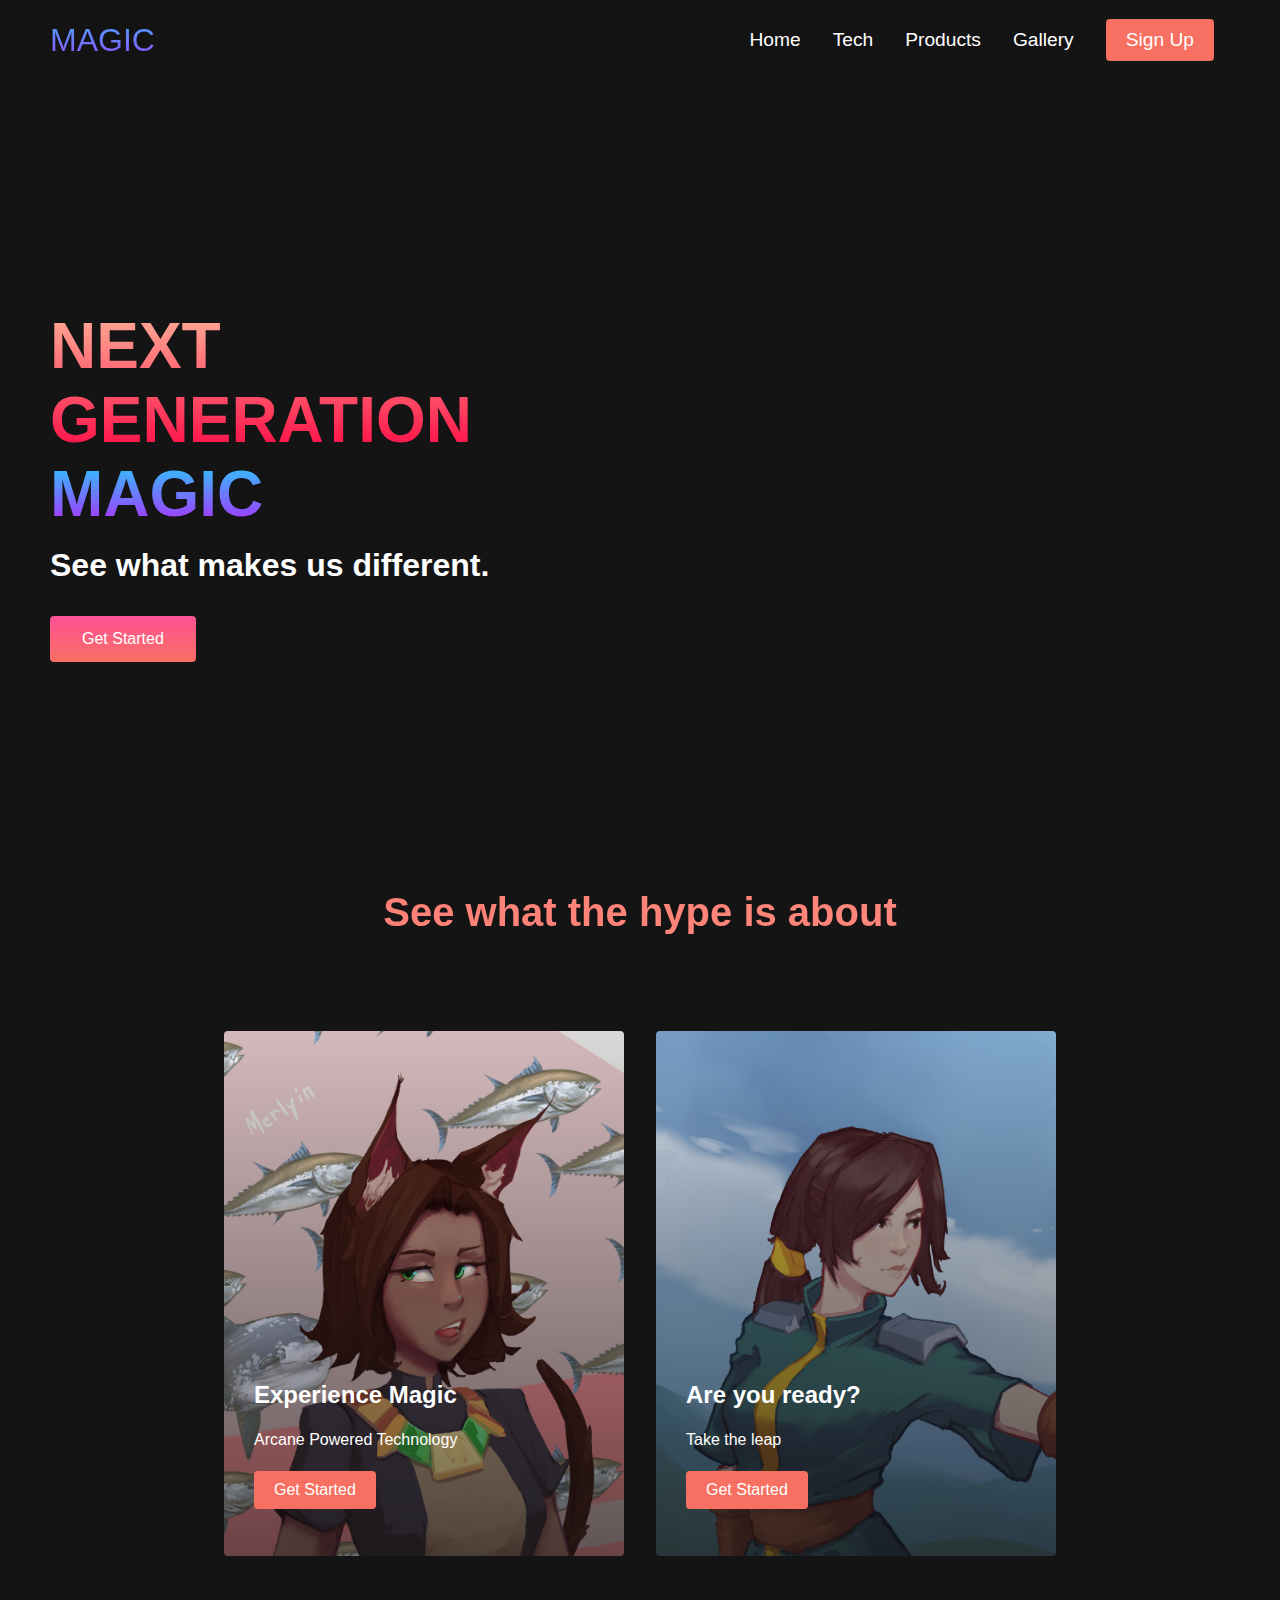
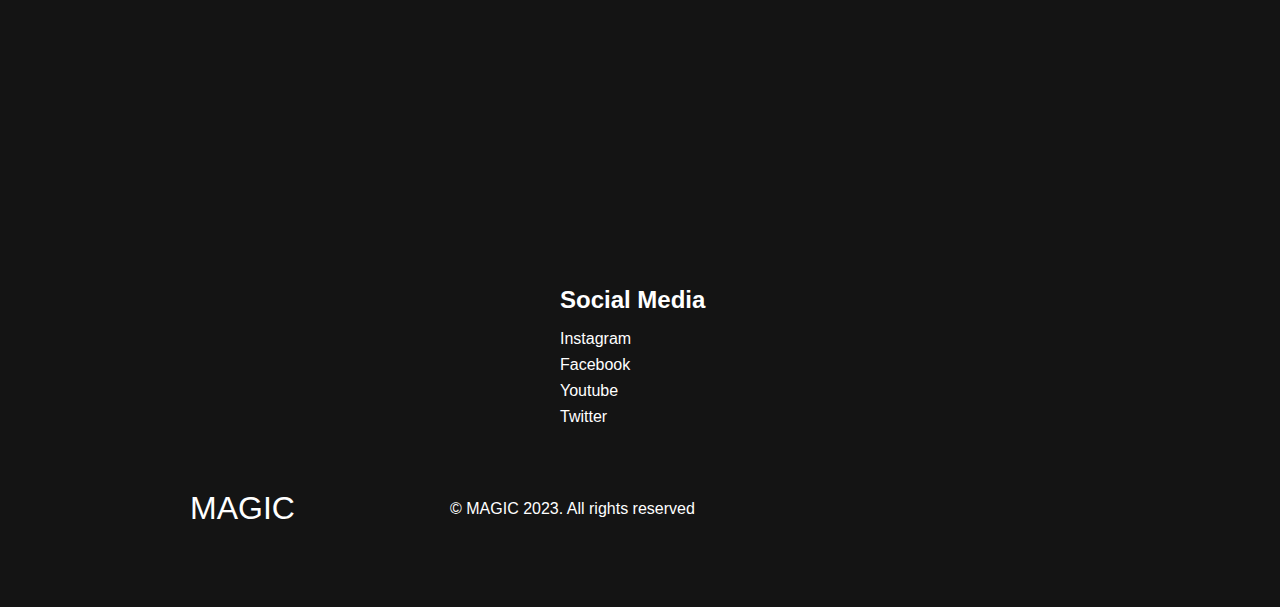
<file: index.html>
<!DOCTYPE html>
<html lang="en">
  <head>
    <meta charset="UTF-8" />
    <meta http-equiv="X-UA-Compatible" content="IE=edge" />
    <meta name="viewport" content="width=device-width, initial-scale=1.0" />
    <title>Mer Website</title>
    <link rel="stylesheet" href="styles.css" />
    <link rel="stylesheet" href="spinnaroony.css" />
    <link rel="preconnect" href="https://fonts.googleapis.com" />
    <link rel="preconnect" href="https://fonts.gstatic.com" crossorigin />
    <link
      href="https://fonts.googleapis.com/css2?family=Kumbh+Sans:wght@400;700&display=swap"
      rel="stylesheet"
    />
  </head>
  <body>
    <nav class="navbar">
      <!-- Navbar Section -->
      <div class="navbar__container">
        <a href="/" id="navbar__logo">MAGIC</a>
        <div class="navbar__toggle" id="mobile-menu">
          <span class="bar"></span>
          <span class="bar"></span>
          <span class="bar"></span>
        </div>
        <ul class="navbar__menu">
          <li class="navbar__item">
            <a href="/index.html" class="navbar__links"> Home </a>
          </li>
          <li class="navbar__item">
            <a href="/tech.html" class="navbar__links"> Tech</a>
          </li>
          <li class="navbar__item">
            <a href="/products.html" class="navbar__links"> Products </a>
          </li>
          <li class="navbar__item">
            <a href="/gallery.html" class="navbar__links"> Gallery </a>
          </li>
          <li class="navbar__btn">
            <a href="/" class="button"> Sign Up </a>
          </li>
        </ul>
      </div>
    </nav>

    <!-- Hero Section -->
    <div class="main">
      <div class="main__container">
        <div class="main__content">
          <h1>NEXT GENERATION</h1>
          <h2>MAGIC</h2>
          <p>See what makes us different.</p>
          <button class="main__btn"><a href="/">Get Started</a></button>
        </div>
        <!-- <div class="main__img--container">
          <img src="images/message.svg" alt="message" id="main__img" />
        </div> -->
      </div>

      <!-- <div class="rotate">
        <h2>ROTATE ME, MASTAH</h2>
      </div> -->
    </div>

    <!-- Services Section -->
    <div class="services">
      <h1>See what the hype is about</h1>
      <div class="services__container">
        <div class="services__card">
          <h2>Experience Magic</h2>
          <p>Arcane Powered Technology</p>
          <button>Get Started</button>
        </div>
        <div class="services__card">
          <h2>Are you ready?</h2>
          <p>Take the leap</p>
          <button>Get Started</button>
        </div>
      </div>
    </div>

    <!-- Footer Section -->
    <div class="footer__container">
      <div class="footer__links">
        <!-- <div class="footer__link--wrapper">
          <div class="footer__link--items">
            <h2>About Us</h2>
            <a href="/">How it works</a>
            <a href="/">Testimonials</a>
            <a href="/">Careers</a>
            <a href="/">Investments</a>
            <a href="/">Terms of Service</a>
          </div>
          <div class="footer__link--items">
            <h2>Contact Us</h2>
            <a href="/">Contact</a>
            <a href="/">Support</a>
            <a href="/">Destinations</a>
            <a href="/">Sponsorships</a>
          </div>
        </div> -->
        <div class="footer__link--wrapper">
          <!-- <div class="footer__link--items">
              <h2>Videos</h2>
              <a href="/">Submit Video</a>
              <a href="/">Ambassadors</a>
              <a href="/">Agency</a>
              <a href="/">Influencers</a>
            </div> -->
          <div class="footer__link--items">
            <h2>Social Media</h2>
            <a href="/">Instagram</a>
            <a href="/">Facebook</a>
            <a href="/">Youtube</a>
            <a href="/">Twitter</a>
          </div>
        </div>
      </div>
      <div class="social__media">
        <div class="social__media--wrap">
          <div class="footer__logo">
            <a href="/" id="footer__logo">MAGIC</a>
          </div>
          <p class="website__rights">© MAGIC 2023. All rights reserved</p>
          <div class="social__icons">
            <a href="/" class="social__icon--link" target="_blank"></a>
          </div>
        </div>
      </div>
    </div>

    <script src="app.js"></script>
  </body>
</html>
</file>
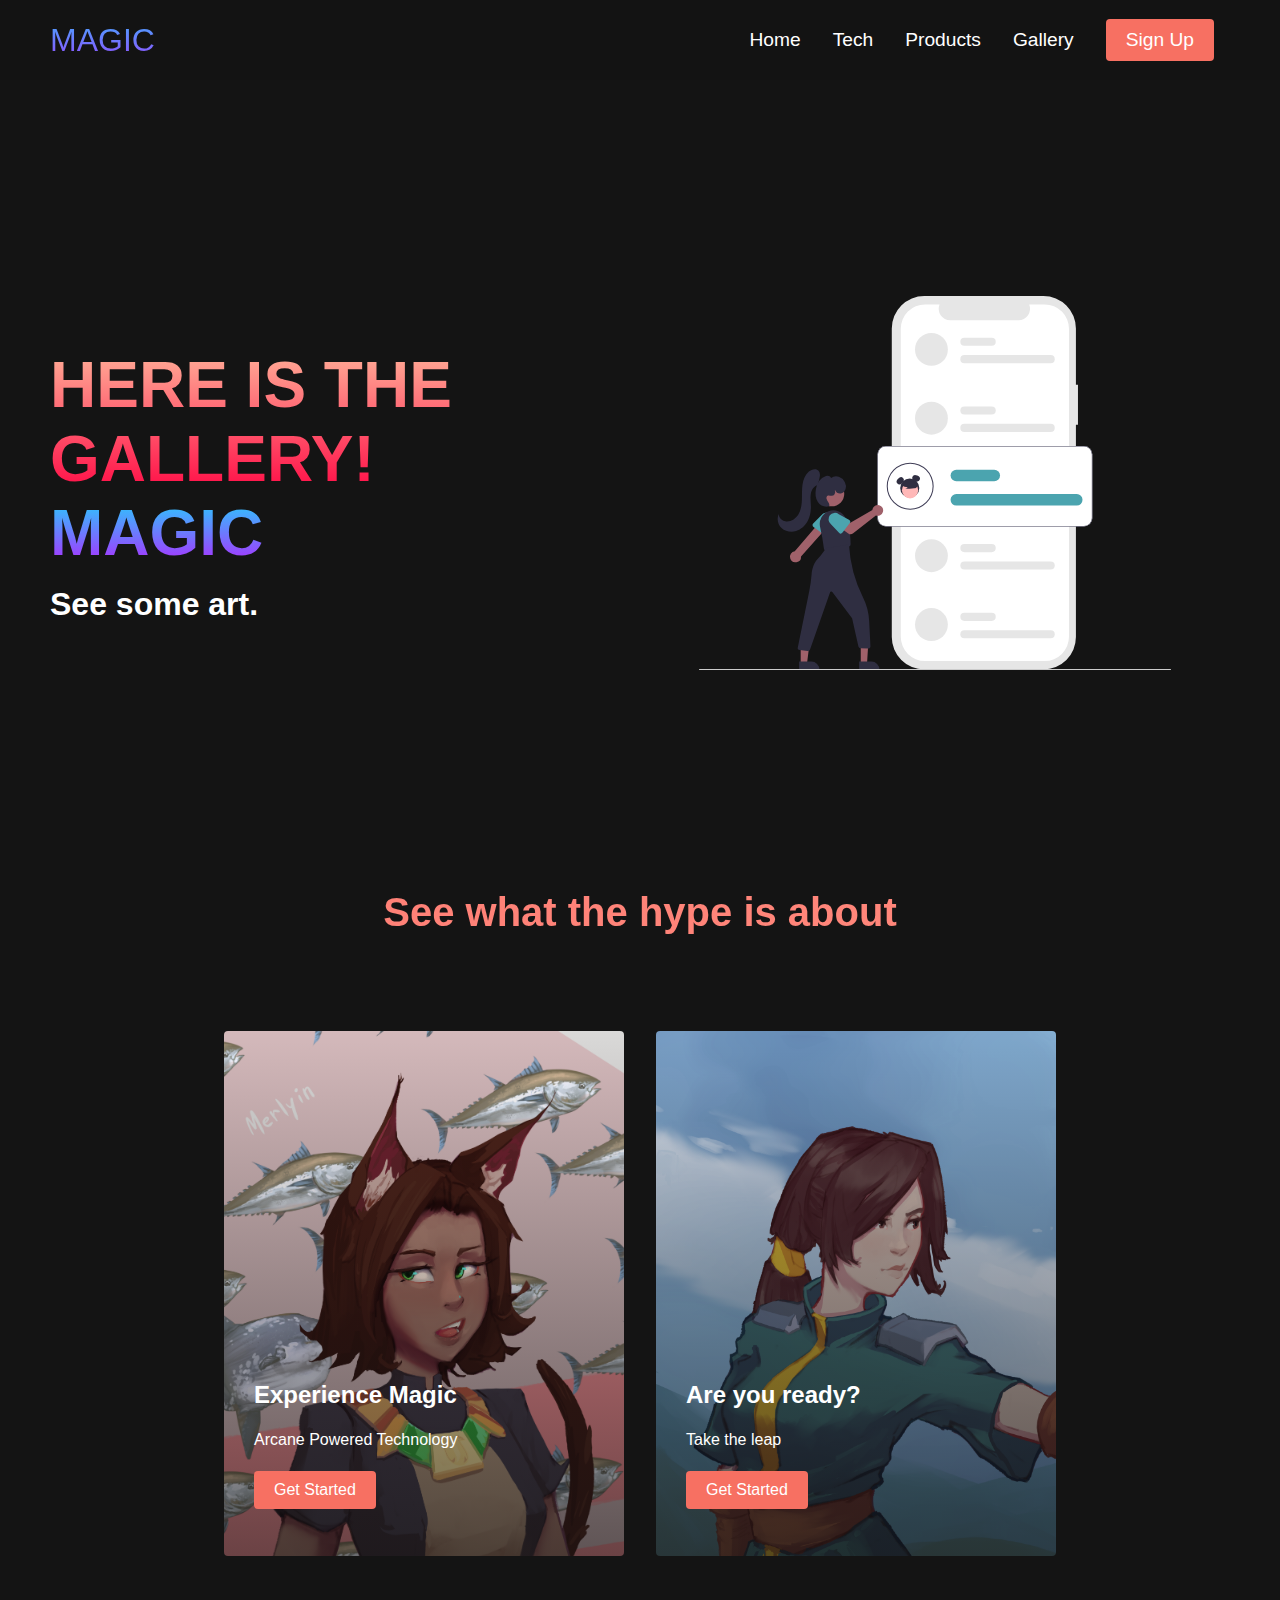
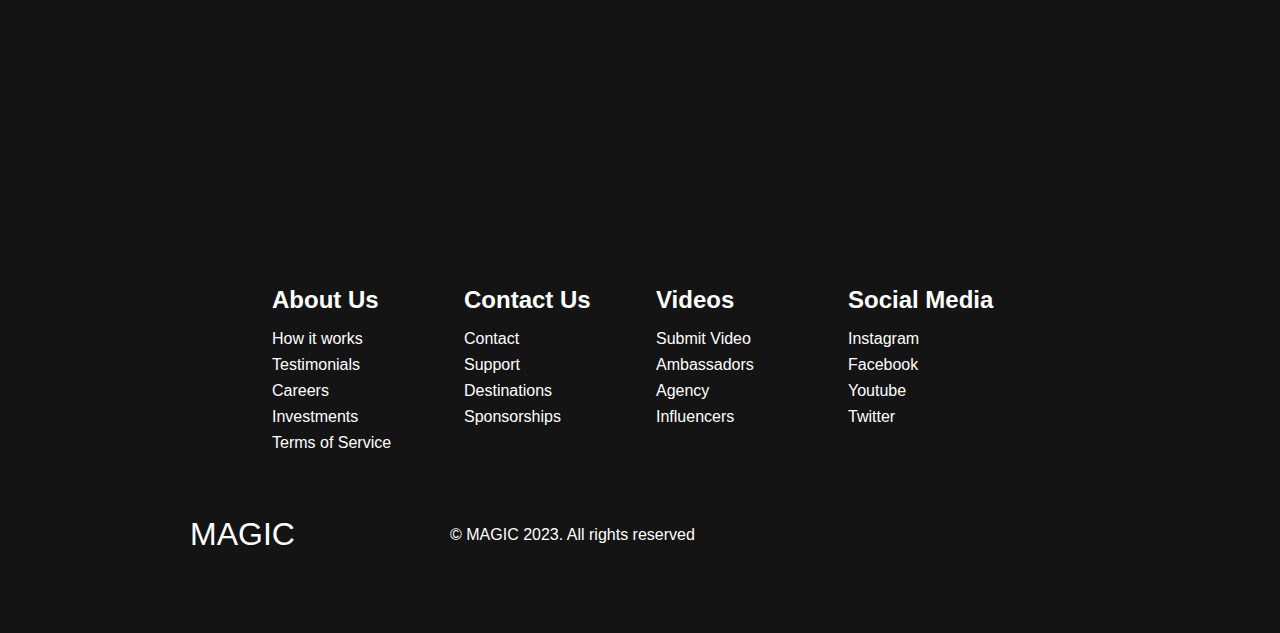
<file: gallery.html>
<!DOCTYPE html>
<html lang="en">
  <head>
    <meta charset="UTF-8" />
    <meta http-equiv="X-UA-Compatible" content="IE=edge" />
    <meta name="viewport" content="width=device-width, initial-scale=1.0" />
    <title>Mer Website</title>
    <link rel="stylesheet" href="styles.css" />
    <link rel="preconnect" href="https://fonts.googleapis.com" />
    <link rel="preconnect" href="https://fonts.gstatic.com" crossorigin />
    <link
      href="https://fonts.googleapis.com/css2?family=Kumbh+Sans:wght@400;700&display=swap"
      rel="stylesheet"
    />
  </head>
  <body>
    <nav class="navbar">
      <!-- Navbar Section -->
      <div class="navbar__container">
        <a href="/" id="navbar__logo">MAGIC</a>
        <div class="navbar__toggle" id="mobile-menu">
          <span class="bar"></span>
          <span class="bar"></span>
          <span class="bar"></span>
        </div>
        <ul class="navbar__menu">
          <li class="navbar__item">
            <a href="/index.html" class="navbar__links"> Home </a>
          </li>
          <li class="navbar__item">
            <a href="/tech.html" class="navbar__links"> Tech</a>
          </li>
          <li class="navbar__item">
            <a href="/products.html" class="navbar__links"> Products </a>
          </li>
          <li class="navbar__item">
            <a href="/gallery.html" class="navbar__links"> Gallery </a>
          </li>
          <li class="navbar__btn">
            <a href="/" class="button"> Sign Up </a>
          </li>
        </ul>
      </div>
    </nav>

    <!-- Hero Section -->
    <div class="main">
      <div class="main__container">
        <div class="main__content">
          <h1>HERE IS THE GALLERY!</h1>
          <h2>MAGIC</h2>
          <p>See some art.</p>
        </div>
        <div class="main__img--container">
          <img src="images/message.svg" alt="message" id="main__img" />
        </div>
      </div>
    </div>

    <!-- Services Section -->
    <div class="services">
      <h1>See what the hype is about</h1>
      <div class="services__container">
        <div class="services__card">
          <h2>Experience Magic</h2>
          <p>Arcane Powered Technology</p>
          <button>Get Started</button>
        </div>
        <div class="services__card">
          <h2>Are you ready?</h2>
          <p>Take the leap</p>
          <button>Get Started</button>
        </div>
      </div>
    </div>

    <!-- Footer Section -->
    <div class="footer__container">
      <div class="footer__links">
        <div class="footer__link--wrapper">
          <div class="footer__link--items">
            <h2>About Us</h2>
            <a href="/">How it works</a>
            <a href="/">Testimonials</a>
            <a href="/">Careers</a>
            <a href="/">Investments</a>
            <a href="/">Terms of Service</a>
          </div>
          <div class="footer__link--items">
            <h2>Contact Us</h2>
            <a href="/">Contact</a>
            <a href="/">Support</a>
            <a href="/">Destinations</a>
            <a href="/">Sponsorships</a>
          </div>
        </div>
        <div class="footer__link--wrapper">
          <div class="footer__link--items">
            <h2>Videos</h2>
            <a href="/">Submit Video</a>
            <a href="/">Ambassadors</a>
            <a href="/">Agency</a>
            <a href="/">Influencers</a>
          </div>
          <div class="footer__link--items">
            <h2>Social Media</h2>
            <a href="/">Instagram</a>
            <a href="/">Facebook</a>
            <a href="/">Youtube</a>
            <a href="/">Twitter</a>
          </div>
        </div>
      </div>
      <div class="social__media">
        <div class="social__media--wrap">
          <div class="footer__logo">
            <a href="/" id="footer__logo">MAGIC</a>
          </div>
          <p class="website__rights">© MAGIC 2023. All rights reserved</p>
          <div class="social__icons">
            <a href="/" class="social__icon--link" target="_blank"></a>
          </div>
        </div>
      </div>
    </div>

    <script src="app.js"></script>
  </body>
</html>
</file>
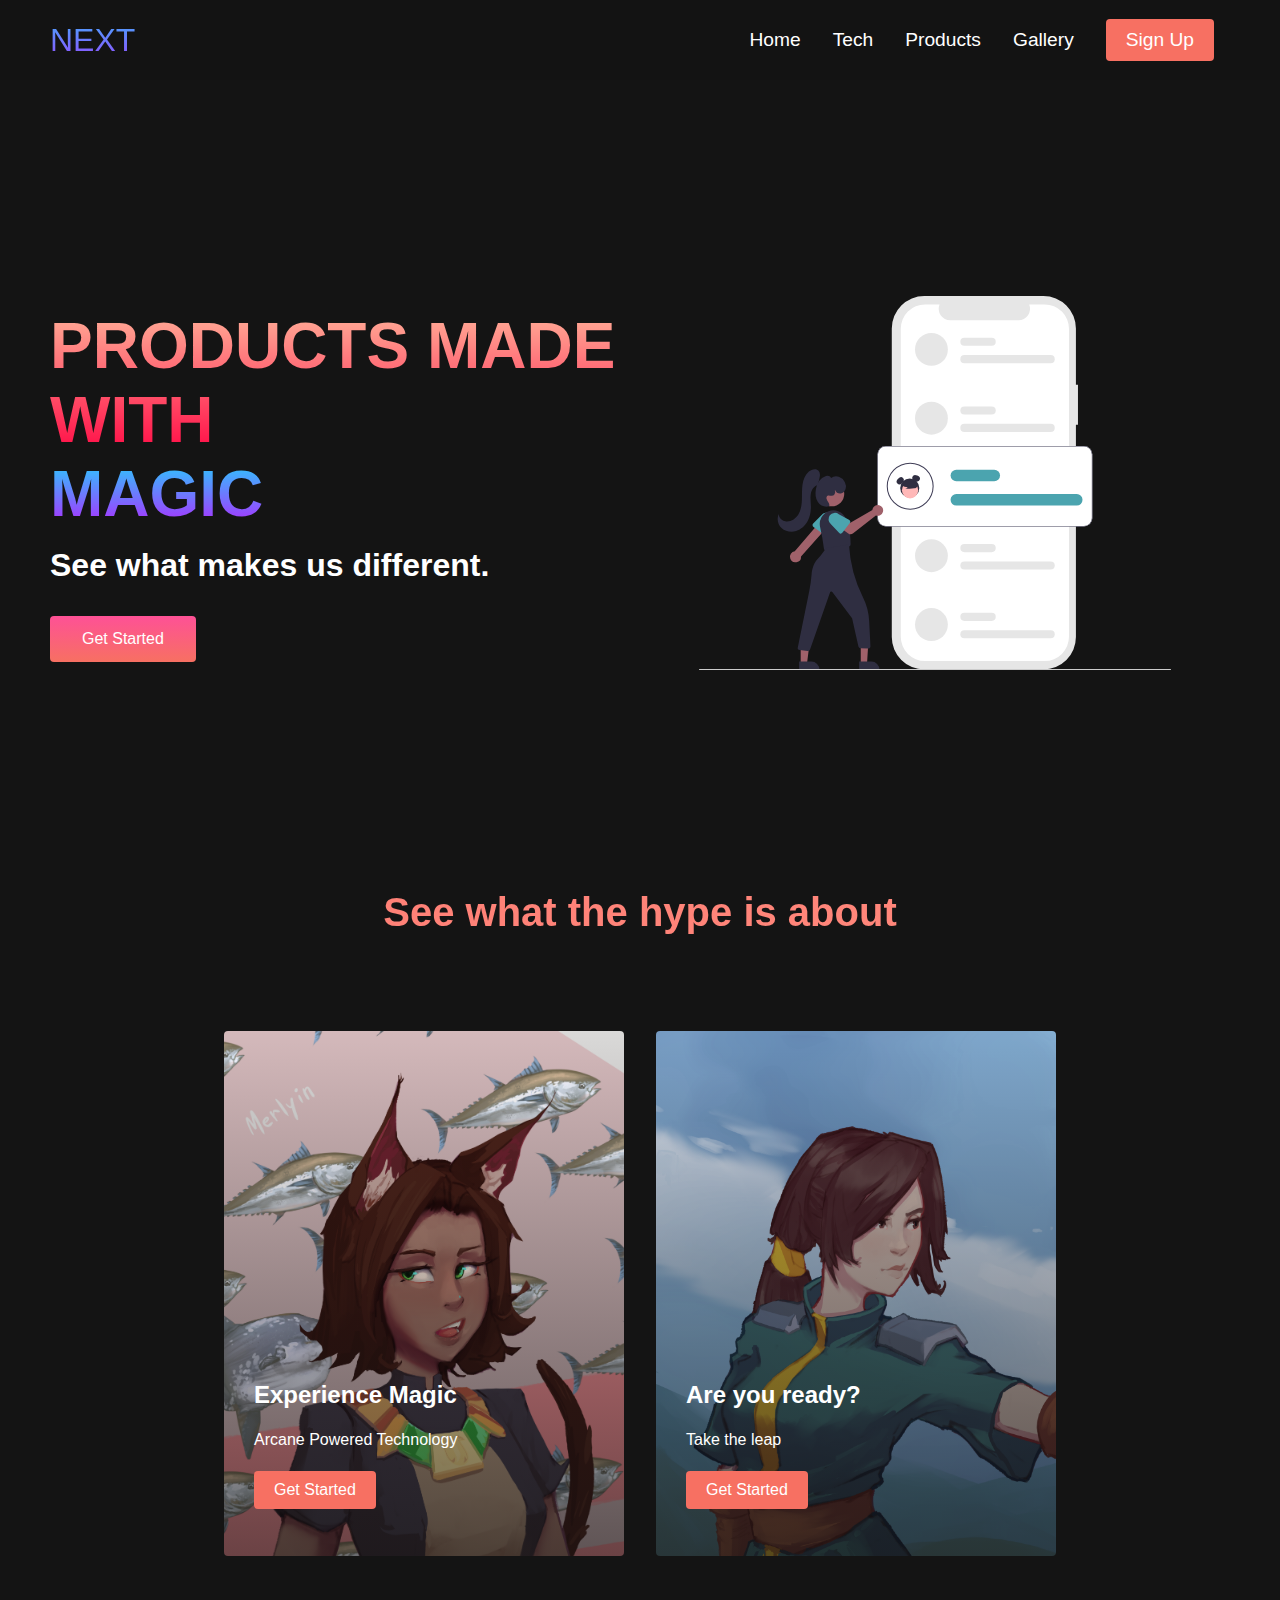
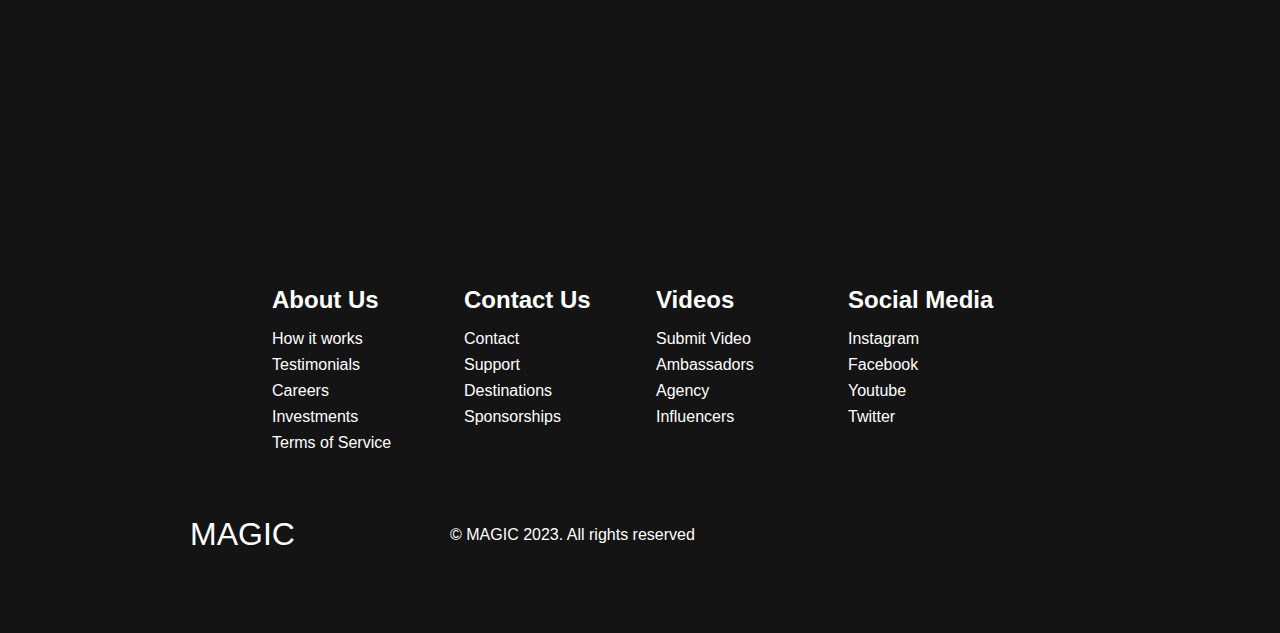
<file: products.html>
<!DOCTYPE html>
<html lang="en">
  <head>
    <meta charset="UTF-8" />
    <meta http-equiv="X-UA-Compatible" content="IE=edge" />
    <meta name="viewport" content="width=device-width, initial-scale=1.0" />
    <title>Mer Website</title>
    <link rel="stylesheet" href="styles.css" />
    <link rel="preconnect" href="https://fonts.googleapis.com" />
    <link rel="preconnect" href="https://fonts.gstatic.com" crossorigin />
    <link
      href="https://fonts.googleapis.com/css2?family=Kumbh+Sans:wght@400;700&display=swap"
      rel="stylesheet"
    />
  </head>
  <body>
    <nav class="navbar">
      <!-- Navbar Section -->
      <div class="navbar__container">
        <a href="/" id="navbar__logo">NEXT</a>
        <div class="navbar__toggle" id="mobile-menu">
          <span class="bar"></span>
          <span class="bar"></span>
          <span class="bar"></span>
        </div>
        <ul class="navbar__menu">
          <li class="navbar__item">
            <a href="/index.html" class="navbar__links"> Home </a>
          </li>
          <li class="navbar__item">
            <a href="/tech.html" class="navbar__links"> Tech</a>
          </li>
          <li class="navbar__item">
            <a href="/products.html" class="navbar__links"> Products </a>
          </li>
          <li class="navbar__item">
            <a href="/gallery.html" class="navbar__links"> Gallery </a>
          </li>
          <li class="navbar__btn">
            <a href="/" class="button"> Sign Up </a>
          </li>
        </ul>
      </div>
    </nav>

    <!-- Hero Section -->
    <div class="main">
      <div class="main__container">
        <div class="main__content">
          <h1>PRODUCTS MADE WITH</h1>
          <h2>MAGIC</h2>
          <p>See what makes us different.</p>
          <button class="main__btn"><a href="/">Get Started</a></button>
        </div>
        <div class="main__img--container">
          <img src="images/message.svg" alt="message" id="main__img" />
        </div>
      </div>
    </div>

    <!-- Services Section -->
    <div class="services">
      <h1>See what the hype is about</h1>
      <div class="services__container">
        <div class="services__card">
          <h2>Experience Magic</h2>
          <p>Arcane Powered Technology</p>
          <button>Get Started</button>
        </div>
        <div class="services__card">
          <h2>Are you ready?</h2>
          <p>Take the leap</p>
          <button>Get Started</button>
        </div>
      </div>
    </div>

    <!-- Footer Section -->
    <div class="footer__container">
      <div class="footer__links">
        <div class="footer__link--wrapper">
          <div class="footer__link--items">
            <h2>About Us</h2>
            <a href="/">How it works</a>
            <a href="/">Testimonials</a>
            <a href="/">Careers</a>
            <a href="/">Investments</a>
            <a href="/">Terms of Service</a>
          </div>
          <div class="footer__link--items">
            <h2>Contact Us</h2>
            <a href="/">Contact</a>
            <a href="/">Support</a>
            <a href="/">Destinations</a>
            <a href="/">Sponsorships</a>
          </div>
        </div>
        <div class="footer__link--wrapper">
          <div class="footer__link--items">
            <h2>Videos</h2>
            <a href="/">Submit Video</a>
            <a href="/">Ambassadors</a>
            <a href="/">Agency</a>
            <a href="/">Influencers</a>
          </div>
          <div class="footer__link--items">
            <h2>Social Media</h2>
            <a href="/">Instagram</a>
            <a href="/">Facebook</a>
            <a href="/">Youtube</a>
            <a href="/">Twitter</a>
          </div>
        </div>
      </div>
      <div class="social__media">
        <div class="social__media--wrap">
          <div class="footer__logo">
            <a href="/" id="footer__logo">MAGIC</a>
          </div>
          <p class="website__rights">© MAGIC 2023. All rights reserved</p>
          <div class="social__icons">
            <a href="/" class="social__icon--link" target="_blank"></a>
          </div>
        </div>
      </div>
    </div>

    <script src="app.js"></script>
  </body>
</html>
</file>
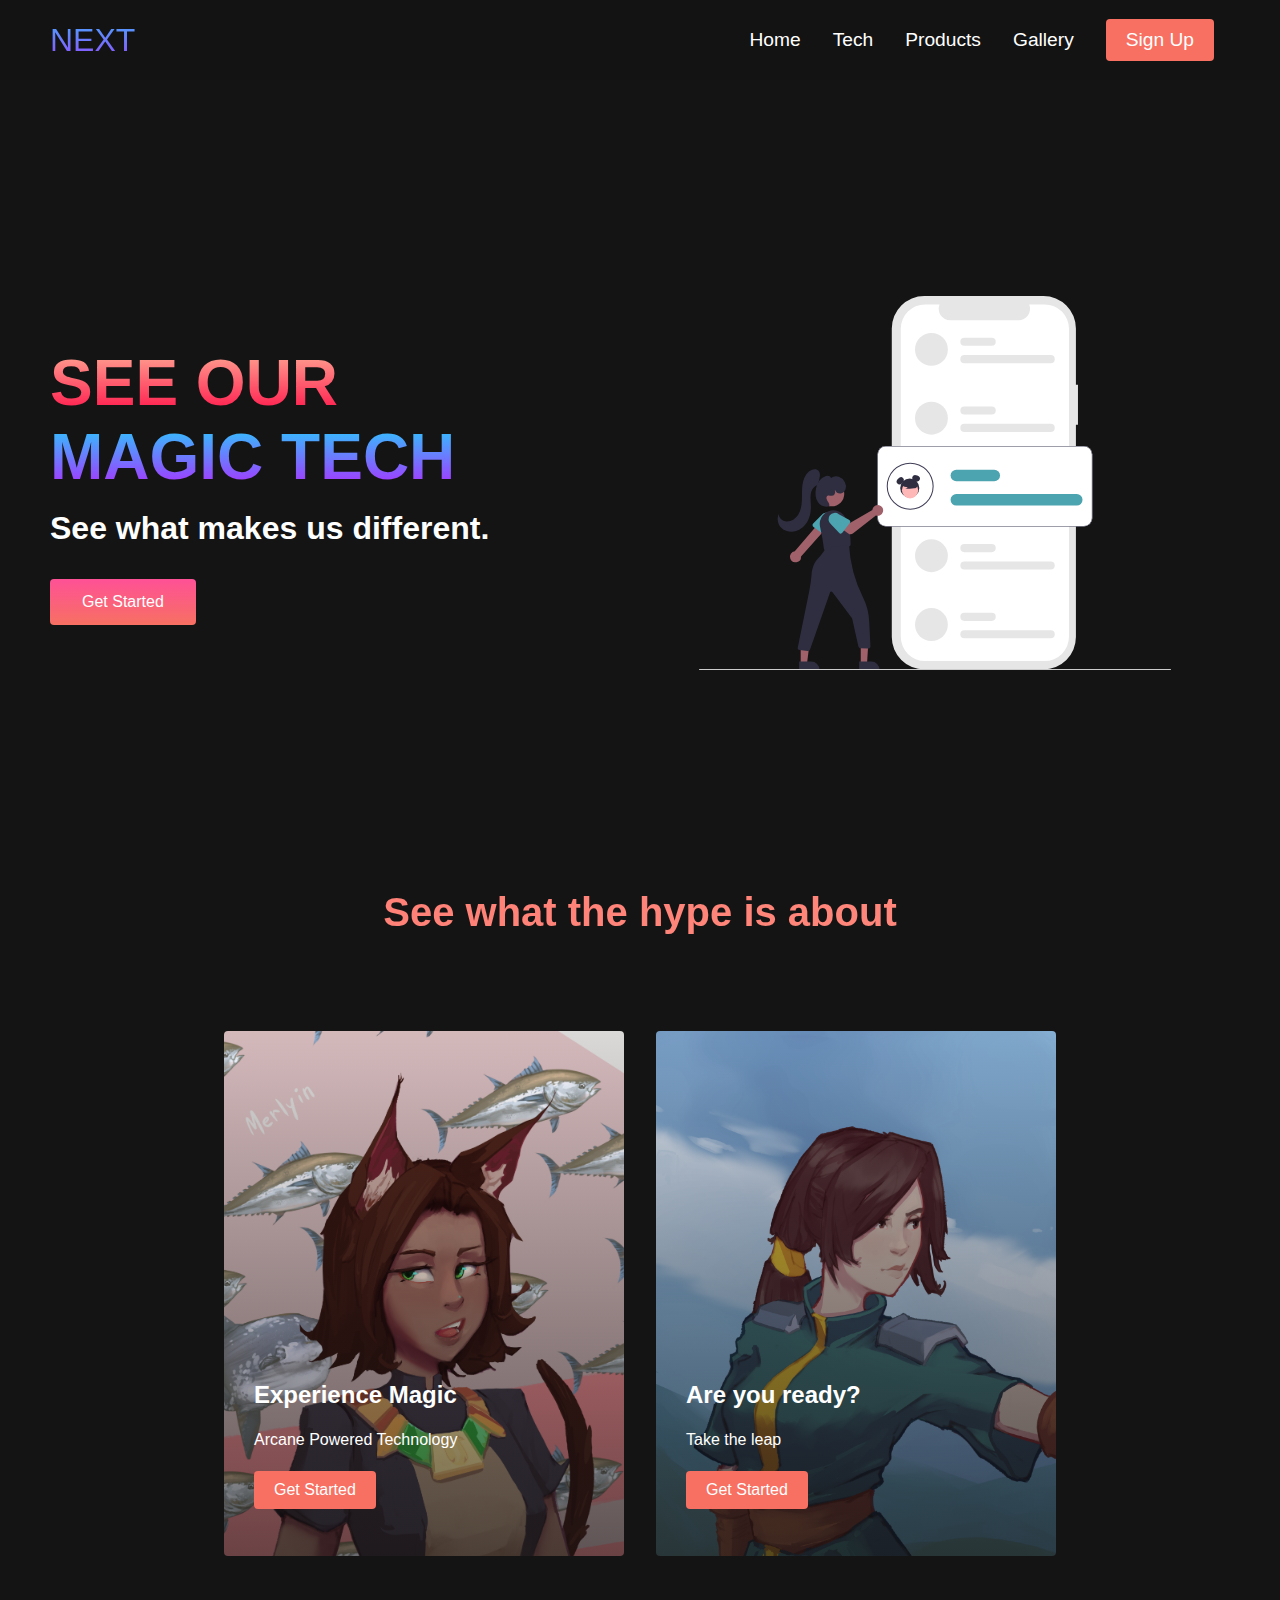
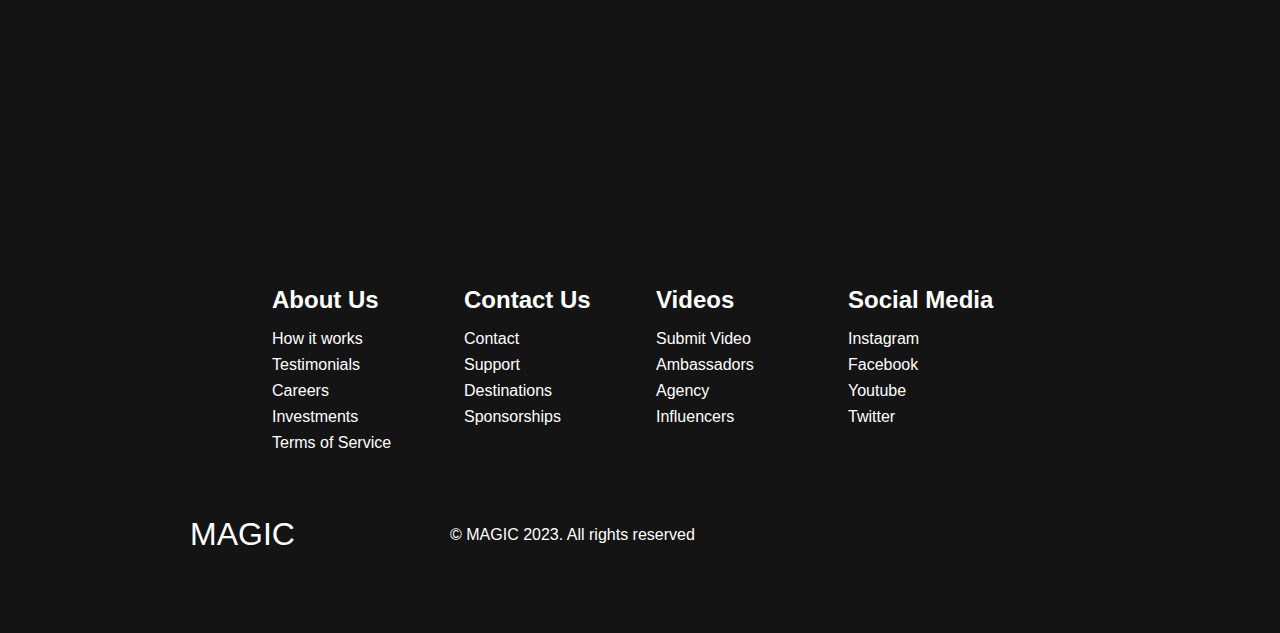
<file: tech.html>
<!DOCTYPE html>
<html lang="en">
  <head>
    <meta charset="UTF-8" />
    <meta http-equiv="X-UA-Compatible" content="IE=edge" />
    <meta name="viewport" content="width=device-width, initial-scale=1.0" />
    <title>Mer Website</title>
    <link rel="stylesheet" href="styles.css" />
    <link rel="preconnect" href="https://fonts.googleapis.com" />
    <link rel="preconnect" href="https://fonts.gstatic.com" crossorigin />
    <link
      href="https://fonts.googleapis.com/css2?family=Kumbh+Sans:wght@400;700&display=swap"
      rel="stylesheet"
    />
  </head>
  <body>
    <nav class="navbar">
      <!-- Navbar Section -->
      <div class="navbar__container">
        <a href="/" id="navbar__logo">NEXT</a>
        <div class="navbar__toggle" id="mobile-menu">
          <span class="bar"></span>
          <span class="bar"></span>
          <span class="bar"></span>
        </div>
        <ul class="navbar__menu">
          <li class="navbar__item">
            <a href="/index.html" class="navbar__links"> Home </a>
          </li>
          <li class="navbar__item">
            <a href="/tech.html" class="navbar__links"> Tech</a>
          </li>
          <li class="navbar__item">
            <a href="/products.html" class="navbar__links"> Products </a>
          </li>
          <li class="navbar__item">
            <a href="/gallery.html" class="navbar__links"> Gallery </a>
          </li>
          <li class="navbar__btn">
            <a href="/" class="button"> Sign Up </a>
          </li>
        </ul>
      </div>
    </nav>

    <!-- Hero Section -->
    <div class="main">
      <div class="main__container">
        <div class="main__content">
          <h1>SEE OUR</h1>
          <h2>MAGIC TECH</h2>
          <p>See what makes us different.</p>
          <button class="main__btn"><a href="/">Get Started</a></button>
        </div>
        <div class="main__img--container">
          <img src="images/message.svg" alt="message" id="main__img" />
        </div>
      </div>
    </div>

    <!-- Services Section -->
    <div class="services">
      <h1>See what the hype is about</h1>
      <div class="services__container">
        <div class="services__card">
          <h2>Experience Magic</h2>
          <p>Arcane Powered Technology</p>
          <button>Get Started</button>
        </div>
        <div class="services__card">
          <h2>Are you ready?</h2>
          <p>Take the leap</p>
          <button>Get Started</button>
        </div>
      </div>
    </div>

    <!-- Footer Section -->
    <div class="footer__container">
      <div class="footer__links">
        <div class="footer__link--wrapper">
          <div class="footer__link--items">
            <h2>About Us</h2>
            <a href="/">How it works</a>
            <a href="/">Testimonials</a>
            <a href="/">Careers</a>
            <a href="/">Investments</a>
            <a href="/">Terms of Service</a>
          </div>
          <div class="footer__link--items">
            <h2>Contact Us</h2>
            <a href="/">Contact</a>
            <a href="/">Support</a>
            <a href="/">Destinations</a>
            <a href="/">Sponsorships</a>
          </div>
        </div>
        <div class="footer__link--wrapper">
          <div class="footer__link--items">
            <h2>Videos</h2>
            <a href="/">Submit Video</a>
            <a href="/">Ambassadors</a>
            <a href="/">Agency</a>
            <a href="/">Influencers</a>
          </div>
          <div class="footer__link--items">
            <h2>Social Media</h2>
            <a href="/">Instagram</a>
            <a href="/">Facebook</a>
            <a href="/">Youtube</a>
            <a href="/">Twitter</a>
          </div>
        </div>
      </div>
      <div class="social__media">
        <div class="social__media--wrap">
          <div class="footer__logo">
            <a href="/" id="footer__logo">MAGIC</a>
          </div>
          <p class="website__rights">© MAGIC 2023. All rights reserved</p>
          <div class="social__icons">
            <a href="/" class="social__icon--link" target="_blank"></a>
          </div>
        </div>
      </div>
    </div>

    <script src="app.js"></script>
  </body>
</html>
</file>
<file: styles.css>
* {
    box-sizing: border-box;
    margin: 0;
    padding: 0;
    font-family: 'Kumh Sans', sans-serif;
}

.navbar {
    background: #131313;
    height: 80px;
    display: flex;
    justify-content: center;
    align-items: center;
    font-size: 1.2rem;
    position: sticky;
    top: 0;
    z-index: 999;
}

.navbar__container {
    display: flex;
    justify-content: space-between;
    height: 80px;
    z-index: 1;
    width: 100%;
    max-width: 1300px;
    margin: 0 auto;
    padding: 0 50px;
}

#navbar__logo {
    background-color: #ff8177;
    background-image: linear-gradient(to top, #b721ff 0%, #21d4fd 100%);
    background-size: 100%;
    background-clip: text;
    -webkit-background-clip: text;
    -moz-background-clip: text;
    -webkit-text-fill-color: transparent;
    -moz-text-fill-color: transparent;
    display: flex;
    align-items: center;
    cursor: pointer;
    text-decoration: none;
    font-size: 2rem;
}

.fa-gem {
    margin-right: 0.5rem;
}

.navbar__menu {
    display: flex;
    align-items: center;
    list-style: none;
    text-align: center;
}

.navbar__item {
    height: 80px
}

.navbar__links {
    color: #fff;
    display: flex;
    align-items: center;
    justify-content: center;
    text-decoration: none;
    padding: 0 1rem;
    height: 100%;
}

.navbar__btn {
    display: flex;
    justify-content: center;
    align-items: center;
    padding: 0 1rem;
    width: 100%;
}

.button {
    display: flex;
    justify-content: center;
    align-items: center;
    text-decoration: none;
    padding: 10px 20px;
    height: 100%;
    width: 100%;
    border: none;
    outline: none;
    border-radius: 4px;
    background: #f77062;
    color: #fff;
}

.button:hover {
    background: #4837ff;
    transition: all 0.3s ease;
}

.navbar__links:hover {
    color: #62a0f7;
    transition: all 0.3s ease;
}

@media screen and (max-width: 960px) {
    .navbar__container {
        display: flex;
        justify-content: space-between;
        height: 80px;
        z-index: 1;
        width: 100%;
        max-width: 1300px;
        padding: 0;
    }

    .navbar__menu {
        display: grid;
        grid-template-columns: auto;
        margin: 0;
        width: 100%;
        position: absolute;
        top: -1000px;
        opacity: 0;
        transition: all 0.5s ease;
        height: 50vh;
        z-index: -1;
    }

    .navbar__menu.active {
        background: #131313;
        top: 100%;
        opacity: 1;
        transition: all 0.5s ease;
        z-index: 99;
        height: 50vh;
        font-size: 1.6rem;
    }

    #navbar__logo {
        padding-left: 25px;
    }

    .navbar__toggle .bar 
    {
        width: 25px;
        height: 3px;
        margin: 5px auto;
        transition: all 0.3s ease-in-out;
        background: #fff;
    }

    .navbar__item {
        width: 100%;
    }

    .navbar__links {
        text-align: center;
        padding: 2rem;
        width: 100%;
        display: table;
    }

    #mobile-menu {
        position: absolute;
        top: 20%;
        right: 5%;
        transform: translate(5%, 20%);
    }

    .navbar__btn {
        padding-bottom: 2rem;
    }

    .button {
        display: flex;
        justify-content: center;
        align-items: center;
        width: 80%;
        height: 80px;
        margin: 0;
    }

    .navbar__toggle .bar {
        display: block;
        cursor: pointer;
    }

    #mobile-menu.is-active .bar:nth-child(2) {
        opacity: 0
    }
    
    #mobile-menu.is-active .bar:nth-child(1) {
        transform: translateY(8px) rotate(45deg);
    }
    
    #mobile-menu.is-active .bar:nth-child(3) {
        transform: translateY(-8px) rotate(-45deg);
    }
}


/* Hero Section CSS */
.main {
    background-color: #141414;
}

.main__container {
    display: grid;
    grid-template-columns: 1fr 1fr;
    align-items: center;
    justify-self: center;
    margin: 0 auto;
    height: 90vh;
    background-color: #141414;
    z-index: 1;
    width: 100%;
    max-width: 1300px;
    padding: 0 50px;
}

.main__content h1 {
    font-size: 4rem;
    background-color: #ff8177;
    background-image: linear-gradient(to top, #ff0844 0%, #ffb199 100%);
    background-size: 100%;
    background-clip: text;
    -webkit-background-clip: text;
    -moz-background-clip: text;
    -webkit-text-fill-color: transparent;
    -moz-text-fill-color: transparent;
}

.main__content h2 {
    font-size: 4rem;
    background-color: #ff8177;
    background-image: linear-gradient(to top, #b721ff 0%, #21d4fd 100%);
    background-size: 100%;
    background-clip: text;
    -webkit-background-clip: text;
    -moz-background-clip: text;
    -webkit-text-fill-color: transparent;
    -moz-text-fill-color: transparent;
}

.main__content p {
    margin-top: 1rem;
    font-size: 2rem;
    font-weight: 700;
    color: #fff;
}

.main__btn {
    font-size: 1rem;
    background-image: linear-gradient(to top, #f77062 0%, #fe5196 100%);
    padding: 14px 32px;
    border: none;
    border-radius: 4px;
    color: #fff;
    margin-top: 2rem;
    cursor: pointer;
    position: relative;
    transition: all 0.35s;
    outline: none;
}

.main__btn a {
    position: relative;
    z-index: 2;
    color: #fff;
    text-decoration: none;
}

.main__btn::after {
    position: absolute;
    content: '';
    top: 0;
    left: 0;
    width: 0;
    height: 100%;
    background: #4837ff;
    transition: all 0.35s;
    border-radius: 4px;
}

.main__btn:hover {
    color: #fff;
}

.main__btn:hover::after {
    width: 100%;
}

.main__img--container {
    text-align: center;
}

#main__img {
    height: 80%;
    width: 80%;
}

/* Mobile Responsive */
@media screen and (max-width: 768px) {
    .main__container {
        display: grid;
        grid-template-columns: auto;
        align-items: center;
        justify-self: center;
        width: 100%;
        margin: 0 auto;
        height: 90vh;
    }

    .main__content {
        text-align: center;
        margin-bottom: 4rem;
    }

    .main__content h1 {
        font-size: 2.5rem;
        margin-top: 2rem;
    }

    .main__content h2 {
        font-size: 3rem;
    }

    .main__content p {
        margin-top: 1rem;
        font-size: 1.5rem;
    }
}

@media screen and (max-width: 480px) {
    .main__content h1 {
        font-size: 2rem;
        margin-top: 3rem;
    }

    .main__content h2 {
        font-size: 2rem;
    }

    .main__content p {
        margin-top: 2rem;
        font-size: 1.5rem;
    }

    .main__btn {
        padding: 12px 36px;
        margin: 2.5rem 0;
    }
}

/* Services Section CSS */

.services {
    background: #141414;
    display: flex;
    flex-direction: column;
    align-items: center;
    height: 100vh;
}

.services h1 {
    background-color: #ff8177;
    background-image: linear-gradient(
        to right, 
        #ff8177 0%, 
        #ff867a 100%, 
        #ff8c7f 21%, 
        #f99185 52%, 
        #cf556c 78%,
        #b12a5b 100%
    );
    background-size: 100%;
    margin-bottom: 5rem;
    font-size: 2.5rem;
    background-clip: text;
    -webkit-background-clip: text;
    -moz-background-clip: text;
    -webkit-text-fill-color: transparent;
    -moz-text-fill-color: transparent;
}

.services__container {
    display: flex;
    justify-content: center;
    flex-wrap: wrap;
}

.services__card {
    margin: 1rem;
    height: 525px;
    width: 400px;
    border-radius: 4px;
    background-image: linear-gradient(
        to bottom, 
        rgba(0,0,0,0) 0%,  
        rgba(17, 17, 17, 0.6) 100%), 
        url('/images/amani.png');
    background-size: cover;
    position: relative;
    color: #fff;
}

.services__card:nth-child(2) {
    background-image: linear-gradient(
        to bottom, 
        rgba(0,0,0,0) 0%,  
        rgba(17, 17, 17, 0.6) 100%), 
        url('/images/vernal.png');
        
}

.services h2 {
    position: absolute;
    top: 350px;
    left: 30px;
}

.services__card p {
    position: absolute;
    top: 400px;
    left: 30px;
}

.services__card button {
    color: #fff;
    padding: 10px 20px;
    border: none;
    outline: none;
    border-radius: 4px;
    background: #f77062;
    position: absolute;
    top: 440px;
    left: 30px;
    font-size: 1rem;
    cursor: pointer;
}

.services__card:hover {
    transform: scale(1.075);
    transition: 0.2s ease-in;
    cursor: pointer;
}

@media screen and (max-width: 960px) {
    .services {
        height: 1600px;
    }

    .services h1 {
        font-size: 2rem;
        margin-top: 12rem;
    }
}

@media screen and (max-width: 480px) {
    .services {
        height: 1400px;
    }

    .services h1 {
        font-size: 1.2rem;
    }

    .services__card {
        width: 300px;
    }
}

/* Footer CSS */

.footer__container {
    background-color: #141414;
    padding: 5rem 0;
    display: flex;
    flex-direction: column;
    justify-content: center;
    align-items: center;
}

#footer__logo {
    color: #fff;
    display: flex;
    align-items: center;
    cursor: pointer;
    text-decoration: none;
    font-size: 2rem;
}

.footer__links {
    width: 100%;
    max-width: 1000px;
    display: flex;
    justify-content: center;
}

.footer__link--wrapper {
    display: flex;
}

.footer__link--items {
    display: flex;
    flex-direction: column;
    align-items: flex-start;
    margin: 16px;
    text-align: left;
    width: 160px;
    box-sizing: border-box;
}

.footer__link--items h2 {
    margin-bottom: 16px;
}

.footer__link--items > h2 {
    color: #fff;
}

.footer__link--items a {
    color: #fff;
    text-decoration: none;
    margin-bottom: 0.5rem;
}

.footer__link--items a:hover {
    color: #e9e9e9;
    transition: 0.3s ease-out;
}

/* Social Icons */
.social__icon--link {
    color: #fff;
    font-size: 24px;
}

.social__media {
    max-width: 1000px;
    width: 100%;
}

.social__media--wrap {
    display: flex;
    justify-content: space-between;
    align-items: center;
    width: 90%;
    max-width: 1000px;
    margin: 40px auto 0 auto;
}

.social__icons {
    display: flex;
    justify-content: space-between;
    align-items: center;
    width: 240px;
}

.social__logo {
    color: #fff;
    justify-self: flex-start;
    margin-left: 20px;
    cursor: pointer;
    text-decoration: none;
    font-size: 2rem;
    display: flex;
    align-items: center;
    margin-bottom: 16px;
}

.website__rights {
    color: #fff;
}

@media screen and (max-width: 820px) {
    .footer__links {
        padding-top: 2rem;
    }

    #footer__logo {
        margin-bottom: 2rem;
    }

    .website__rights {
        margin-bottom: 2rem;
    }

    .footer__link--wrapper {
        flex-direction: column;
    }

    .social__media--wrap {
        flex-direction: column;
    }
}

@media screen and (maxi-width: 480px) {
    .footer__link--items {
        margin: 0;
        padding: 10px;
        width: 100%;
    }
}
</file>
<file: spinnaroony.css>
.main .rotate h2{
    background-color: #ff8177;
    text-align: center;
    -webkit-text-fill-color: azure;
    
    animation: rotation 3s infinite linear;
    animation-play-state: paused;
}

.main .rotate h2:hover{
    animation-play-state: running;
    
}
@keyframes rotation {
    from{
        transform: rotate(0deg);
    }
    to{
        transform: rotate(359deg);
    }
}
</file>
